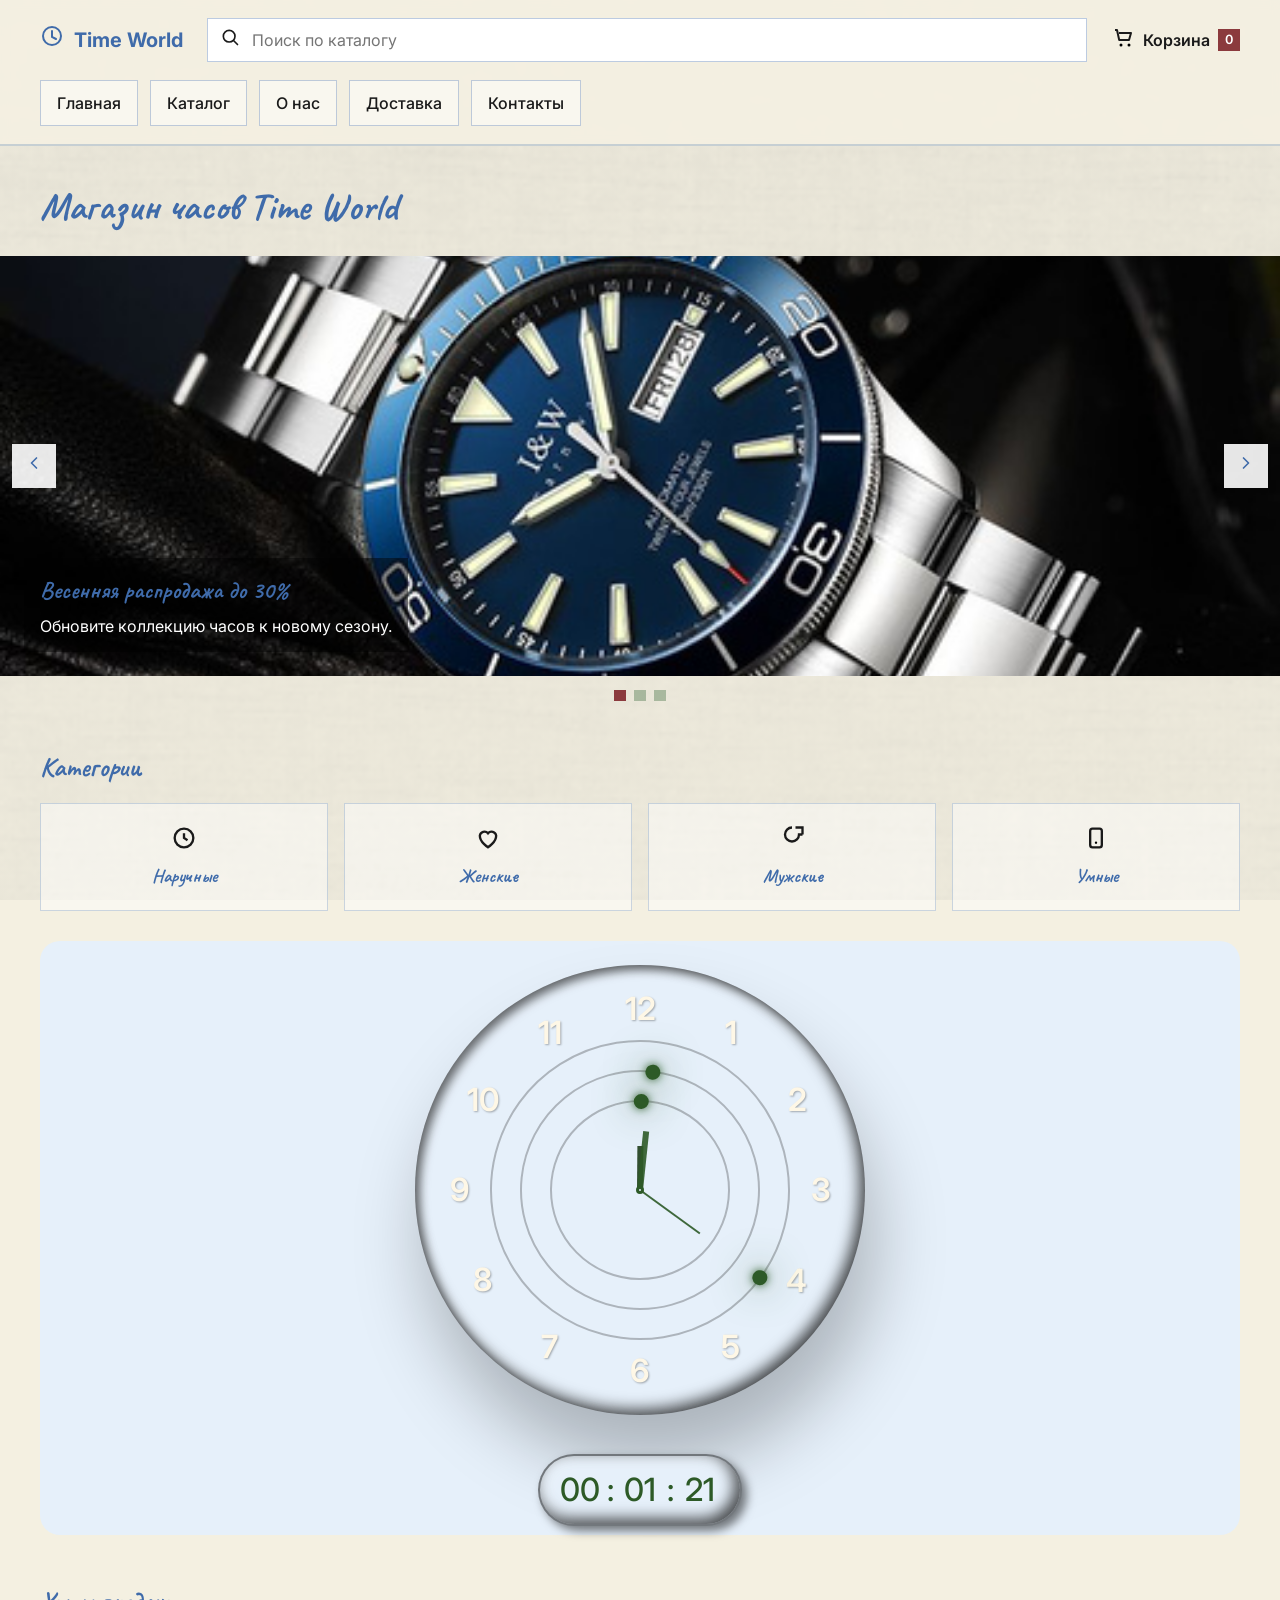
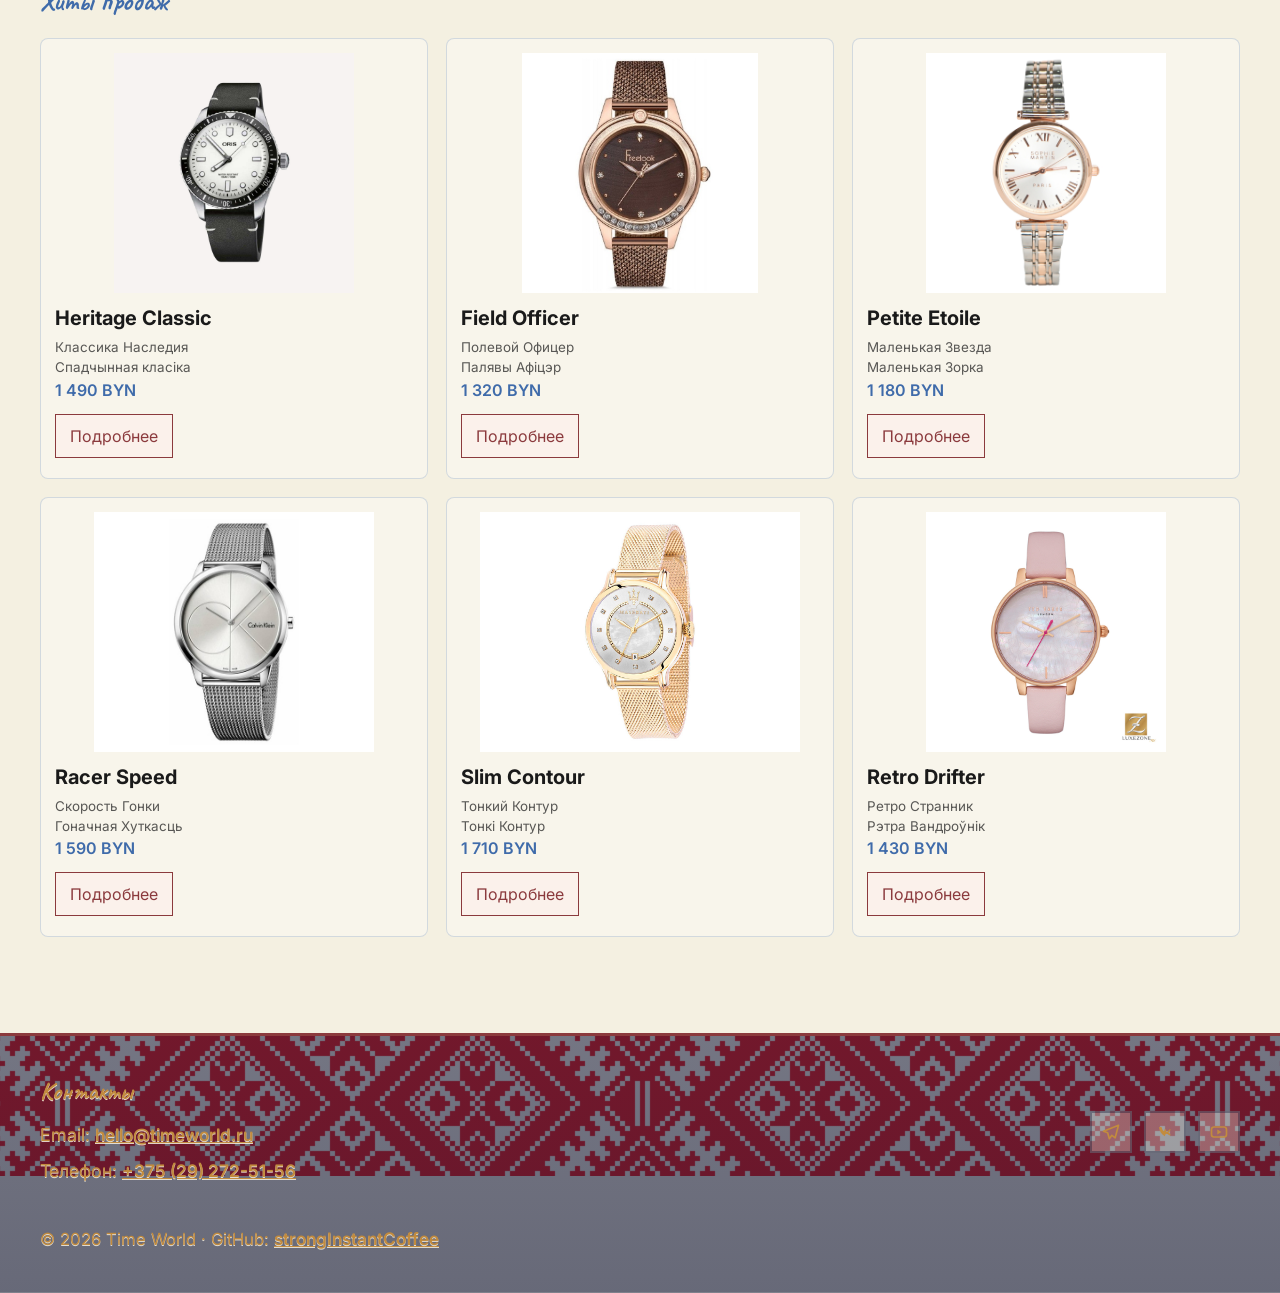
<file: index.html>
<!doctype html>
<html lang="ru">
<head>
  <meta charset="UTF-8">
  <meta name="viewport" content="width=device-width, initial-scale=1.0">
  <title>Time World - Главная</title>
  <link rel="stylesheet" href="styles.css">
  <link rel="stylesheet" href="styleClock.css">
</head>
<body>
  <header class="header">
    <div class="container header__top">
      <a class="logo" href="index.html" aria-label="Time World - Главная">
        <span class="logo__icon" aria-hidden="true">
          <svg viewBox="0 0 24 24" width="24" height="24"><circle cx="12" cy="12" r="9" fill="none" stroke="currentColor" stroke-width="2"></circle><path d="M12 7v6l4 2" fill="none" stroke="currentColor" stroke-width="2" stroke-linecap="round"></path></svg>
        </span>
        <strong class="logo__text">Time World</strong>
      </a>
      <form class="search" action="#" method="get" role="search">
        <label class="visually-hidden" for="search-input">Поиск часов</label>
        <div class="search__field">
          <span class="search__icon" aria-hidden="true">
            <svg viewBox="0 0 24 24" width="20" height="20"><circle cx="11" cy="11" r="7" fill="none" stroke="currentColor" stroke-width="2"></circle><path d="M16.5 16.5L21 21" fill="none" stroke="currentColor" stroke-width="2" stroke-linecap="round"></path></svg>
          </span>
          <input id="search-input" type="search" name="q" placeholder="Поиск по каталогу">
        </div>
      </form>
      <a class="cart-link" href="cart.html" aria-label="Перейти в корзину">
        <span class="cart-link__icon" aria-hidden="true">
          <svg viewBox="0 0 24 24" width="24" height="24"><path d="M4 5h2l2.2 10h9.8l2-7H8" fill="none" stroke="currentColor" stroke-width="2" stroke-linejoin="round"></path><circle cx="10" cy="20" r="1.5"></circle><circle cx="18" cy="20" r="1.5"></circle></svg>
        </span>
        <span>Корзина</span>
        <span class="cart-link__count" id="cart-count">0</span>
      </a>
    </div>
    <nav class="nav container" aria-label="Главное меню">
      <ul class="nav__list">
        <li><a href="index.html">Главная</a></li>
        <li><a href="catalog.html">Каталог</a></li>
        <li><a href="about.html">О нас</a></li>
        <li><a href="delivery.html">Доставка</a></li>
        <li><a href="contacts.html">Контакты</a></li>
      </ul>
    </nav>
  </header>

  <main>
    <section class="hero-slider container" aria-label="Акции">
      <h1>Магазин часов Time World</h1>
      <div class="slider" id="promo-slider">
        <button class="slider__arrow slider__arrow--prev" type="button" aria-label="Предыдущий слайд"><svg viewBox="0 0 24 24" width="20" height="20"><path d="M15 18l-6-6 6-6" fill="none" stroke="currentColor" stroke-width="2" stroke-linecap="round" stroke-linejoin="round"></path></svg></button>
        <div class="slider__track">
          <article class="slide is-active"><img src="mainWatch/mainWatch1.jpg" alt="Скидка на премиальные часы"><div class="slide__content"><h2>Весенняя распродажа до 30%</h2><p>Обновите коллекцию часов к новому сезону.</p></div></article>
          <article class="slide"><img src="mainWatch/mainWatch2.jpg" alt="Коллекция мужских часов"><div class="slide__content"><h2>Новая мужская коллекция</h2><p>Модели с сапфировым стеклом и стальным корпусом.</p></div></article>
          <article class="slide"><img src="mainWatch/mainWatch3.jpg" alt="Умные часы для активной жизни"><div class="slide__content"><h2>Умные часы для спорта</h2><p>Следите за активностью и пульсом каждый день.</p></div></article>
        </div>
        <button class="slider__arrow slider__arrow--next" type="button" aria-label="Следующий слайд"><svg viewBox="0 0 24 24" width="20" height="20"><path d="M9 18l6-6-6-6" fill="none" stroke="currentColor" stroke-width="2" stroke-linecap="round" stroke-linejoin="round"></path></svg></button>
      </div>
      <div class="slider__dots" aria-label="Навигация по слайдам">
        <button class="slider__dot is-active" type="button" aria-label="Слайд 1"></button>
        <button class="slider__dot" type="button" aria-label="Слайд 2"></button>
        <button class="slider__dot" type="button" aria-label="Слайд 3"></button>
      </div>
    </section>

    <section class="categories container" aria-labelledby="categories-title">
      <h2 id="categories-title">Категории</h2>
      <div class="categories__grid">
        <article class="category-card"><svg viewBox="0 0 24 24" width="28" height="28" aria-hidden="true"><circle cx="12" cy="12" r="8" fill="none" stroke="currentColor" stroke-width="2"></circle><path d="M12 8v4l3 2" fill="none" stroke="currentColor" stroke-width="2"></path></svg><h3>Наручные</h3></article>
        <article class="category-card"><svg viewBox="0 0 24 24" width="28" height="28" aria-hidden="true"><path d="M12 20s-7-4.5-7-10a4 4 0 0 1 7-2 4 4 0 0 1 7 2c0 5.5-7 10-7 10z" fill="none" stroke="currentColor" stroke-width="2"></path></svg><h3>Женские</h3></article>
        <article class="category-card"><svg viewBox="0 0 24 24" width="28" height="28" aria-hidden="true"><path d="M12 3a6 6 0 1 0 6 6h3" fill="none" stroke="currentColor" stroke-width="2"></path><path d="M15 3h6v6" fill="none" stroke="currentColor" stroke-width="2"></path></svg><h3>Мужские</h3></article>
        <article class="category-card"><svg viewBox="0 0 24 24" width="28" height="28" aria-hidden="true"><rect x="7" y="4" width="10" height="16" rx="2" fill="none" stroke="currentColor" stroke-width="2"></rect><circle cx="12" cy="16" r="1"></circle></svg><h3>Умные</h3></article>
      </div>
    </section>

    <section class="clock-showcase container" aria-label="Аналоговые и цифровые часы">
      <div class="clock-module__panel">
        <div class="clock-clockface">
          <div class="circle" id="sc" style="--clr:#2d5a27;"><i></i></div>
          <div class="circle circle2" id="mn" style="--clr:#2d5a27;"><i></i></div>
          <div class="circle circle3" id="hr" style="--clr:#2d5a27;"><i></i></div>
          <span style="--i:1;"><b>1</b></span>
          <span style="--i:2;"><b>2</b></span>
          <span style="--i:3;"><b>3</b></span>
          <span style="--i:4;"><b>4</b></span>
          <span style="--i:5;"><b>5</b></span>
          <span style="--i:6;"><b>6</b></span>
          <span style="--i:7;"><b>7</b></span>
          <span style="--i:8;"><b>8</b></span>
          <span style="--i:9;"><b>9</b></span>
          <span style="--i:10;"><b>10</b></span>
          <span style="--i:11;"><b>11</b></span>
          <span style="--i:12;"><b>12</b></span>
        </div>
        <div id="time">
          <div id="hours" style="--clr:#2d5a27;">00</div>
          <div id="minutes" style="--clr:#2d5a27;">00</div>
          <div id="seconds" style="--clr:#2d5a27;">00</div>
        </div>
      </div>
    </section>

    <section class="products container" aria-labelledby="hits-title">
      <h2 id="hits-title">Хиты продаж</h2>
      <div class="products__grid" id="home-products"></div>
    </section>
  </main>

  <footer class="footer">
    <div class="container footer__content">
      <section class="footer__contacts"><h2>Контакты</h2><p>Email: <a href="mailto:hello@timeworld.ru">hello@timeworld.ru</a></p><p>Телефон: <a href="tel:+375292725156">+375 (29) 272-51-56</a></p></section>
      <section class="footer__socials" aria-label="Социальные сети">
        <a href="#" aria-label="Telegram"><svg viewBox="0 0 24 24" width="20" height="20"><path d="M21 4L3 11l5 2 2 7 3-4 4 3 4-15z" fill="none" stroke="currentColor" stroke-width="2" stroke-linejoin="round"></path></svg></a>
        <a href="#" aria-label="VK"><svg viewBox="0 0 24 24" width="20" height="20"><path d="M5 7c.5 5 3 8 7 10 0-2 .5-3 2-3 1 0 2 1 3 2h2c-1-2-2-3-3-3 1-1 2-2 3-4h-2c-1 2-2 3-3 3-.5 0-.7-1-.7-3h-2c0 1 0 2-.5 2-.7 0-2-1-3-5H5z" fill="currentColor"></path></svg></a>
        <a href="#" aria-label="YouTube"><svg viewBox="0 0 24 24" width="20" height="20"><rect x="3" y="6" width="18" height="12" rx="3" fill="none" stroke="currentColor" stroke-width="2"></rect><path d="M10 9l5 3-5 3z" fill="currentColor"></path></svg></a>
      </section>
      <p class="footer__meta">© 2026 Time World · GitHub: <a href="https://github.com/strongInstantCoffee">strongInstantCoffee</a></p>
    </div>
  </footer>
  <script src="script.js"></script>
  <script src="skriptClock.js"></script>
</body>
</html>
</file>
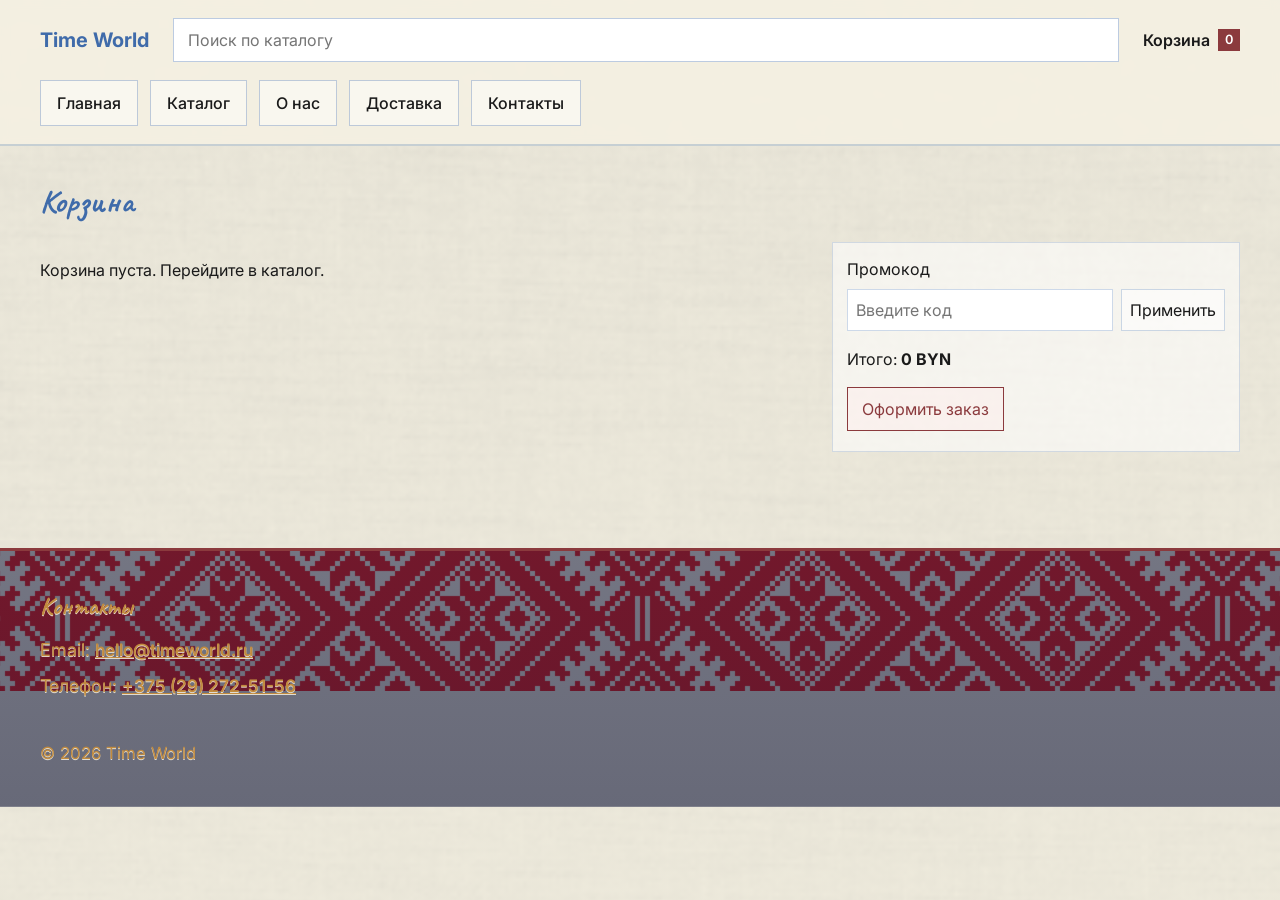
<file: cart.html>
<!doctype html>
<html lang="ru">
<head>
  <meta charset="UTF-8">
  <meta name="viewport" content="width=device-width, initial-scale=1.0">
  <title>Time World - Корзина</title>
  <link rel="stylesheet" href="styles.css">
</head>
<body>
  <header class="header">
    <div class="container header__top">
      <a class="logo" href="index.html"><strong class="logo__text">Time World</strong></a>
      <form class="search" action="#" method="get" role="search"><label class="visually-hidden" for="cart-search">Поиск</label><div class="search__field"><input id="cart-search" type="search" placeholder="Поиск по каталогу"></div></form>
      <a class="cart-link" href="cart.html">Корзина <span class="cart-link__count" id="cart-count">0</span></a>
    </div>
    <nav class="nav container" aria-label="Главное меню">
      <ul class="nav__list">
        <li><a href="index.html">Главная</a></li><li><a href="catalog.html">Каталог</a></li><li><a href="about.html">О нас</a></li><li><a href="delivery.html">Доставка</a></li><li><a href="contacts.html">Контакты</a></li>
      </ul>
    </nav>
  </header>

  <main class="container">
    <h1>Корзина</h1>
    <section class="cart-layout">
      <div id="cart-items" class="cart-items"></div>
      <aside class="cart-summary">
        <label for="promo-code">Промокод</label>
        <div class="promo-row">
          <input id="promo-code" type="text" placeholder="Введите код">
          <button type="button" id="apply-promo">Применить</button>
        </div>
        <p class="cart-summary__total">Итого: <strong id="cart-total">0 BYN</strong></p>
        <a class="btn-primary" href="checkout.html">Оформить заказ</a>
      </aside>
    </section>
  </main>

  <footer class="footer">
    <div class="container footer__content">
      <section class="footer__contacts"><h2>Контакты</h2><p>Email: <a href="mailto:hello@timeworld.ru">hello@timeworld.ru</a></p><p>Телефон: <a href="tel:+375292725156">+375 (29) 272-51-56</a></p></section>
      <p class="footer__meta">© 2026 Time World</p>
    </div>
  </footer>
  <script src="script.js"></script>
</body>
</html>
</file>
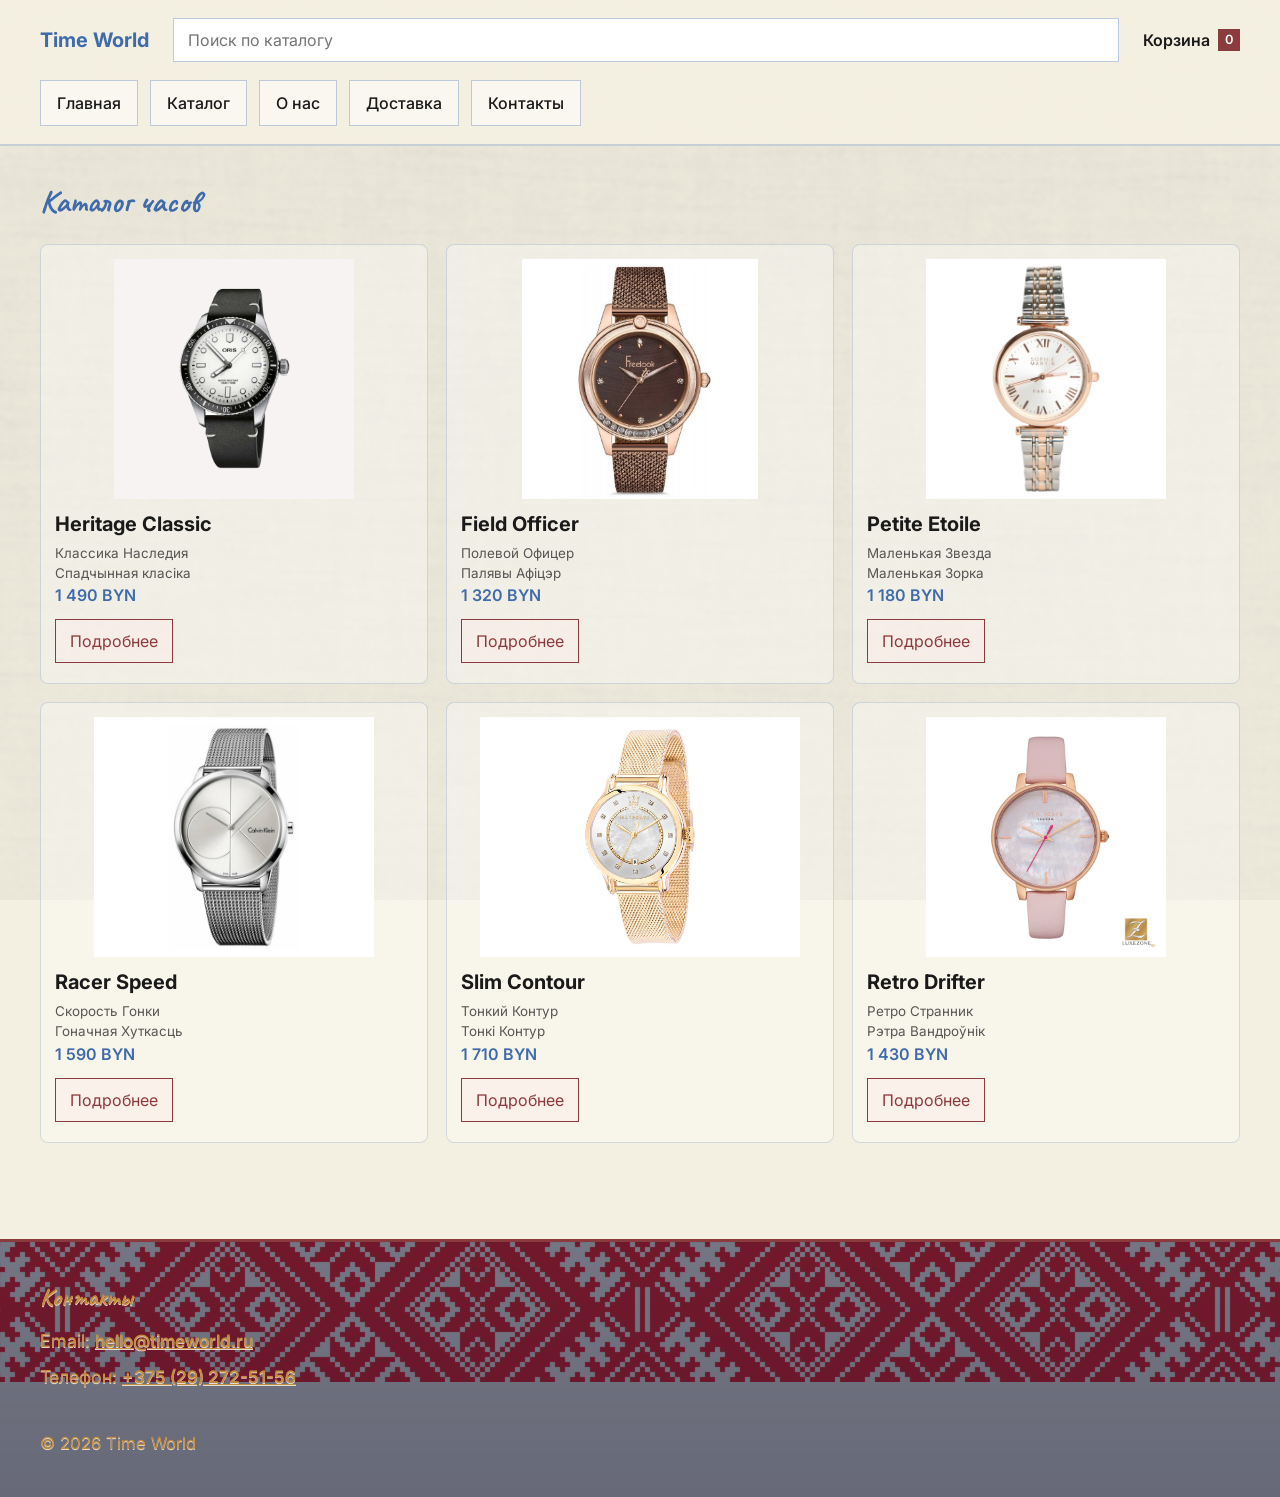
<file: catalog.html>
<!doctype html>
<html lang="ru">
<head>
  <meta charset="UTF-8">
  <meta name="viewport" content="width=device-width, initial-scale=1.0">
  <title>Time World - Каталог</title>
  <link rel="stylesheet" href="styles.css">
</head>
<body>
  <header class="header">
    <div class="container header__top">
      <a class="logo" href="index.html"><strong class="logo__text">Time World</strong></a>
      <form class="search" action="#" method="get" role="search"><label class="visually-hidden" for="catalog-search">Поиск</label><div class="search__field"><input id="catalog-search" type="search" placeholder="Поиск по каталогу"></div></form>
      <a class="cart-link" href="cart.html">Корзина <span class="cart-link__count" id="cart-count">0</span></a>
    </div>
    <nav class="nav container" aria-label="Главное меню">
      <ul class="nav__list">
        <li><a href="index.html">Главная</a></li>
        <li><a href="catalog.html">Каталог</a></li>
        <li><a href="about.html">О нас</a></li>
        <li><a href="delivery.html">Доставка</a></li>
        <li><a href="contacts.html">Контакты</a></li>
      </ul>
    </nav>
  </header>

  <main class="container">
    <h1>Каталог часов</h1>
    <section class="catalog-layout">
      <div id="catalog-container" class="products__grid" aria-live="polite"></div>
      <div id="product-detail" class="product-detail" style="display: none;">
        <button type="button" class="btn-back" id="back-to-catalog" aria-label="Назад к каталогу">
          <svg viewBox="0 0 24 24" width="16" height="16" aria-hidden="true"><path d="M15 18l-6-6 6-6" fill="none" stroke="currentColor" stroke-width="2" stroke-linecap="round" stroke-linejoin="round"></path></svg>
          Назад
        </button>
        <div id="product-detail-content"></div>
      </div>
    </section>
  </main>

  <footer class="footer">
    <div class="container footer__content">
      <section class="footer__contacts"><h2>Контакты</h2><p>Email: <a href="mailto:hello@timeworld.ru">hello@timeworld.ru</a></p><p>Телефон: <a href="tel:+375292725156">+375 (29) 272-51-56</a></p></section>
      <p class="footer__meta">© 2026 Time World</p>
    </div>
  </footer>
  <script src="script.js"></script>
</body>
</html>
</file>
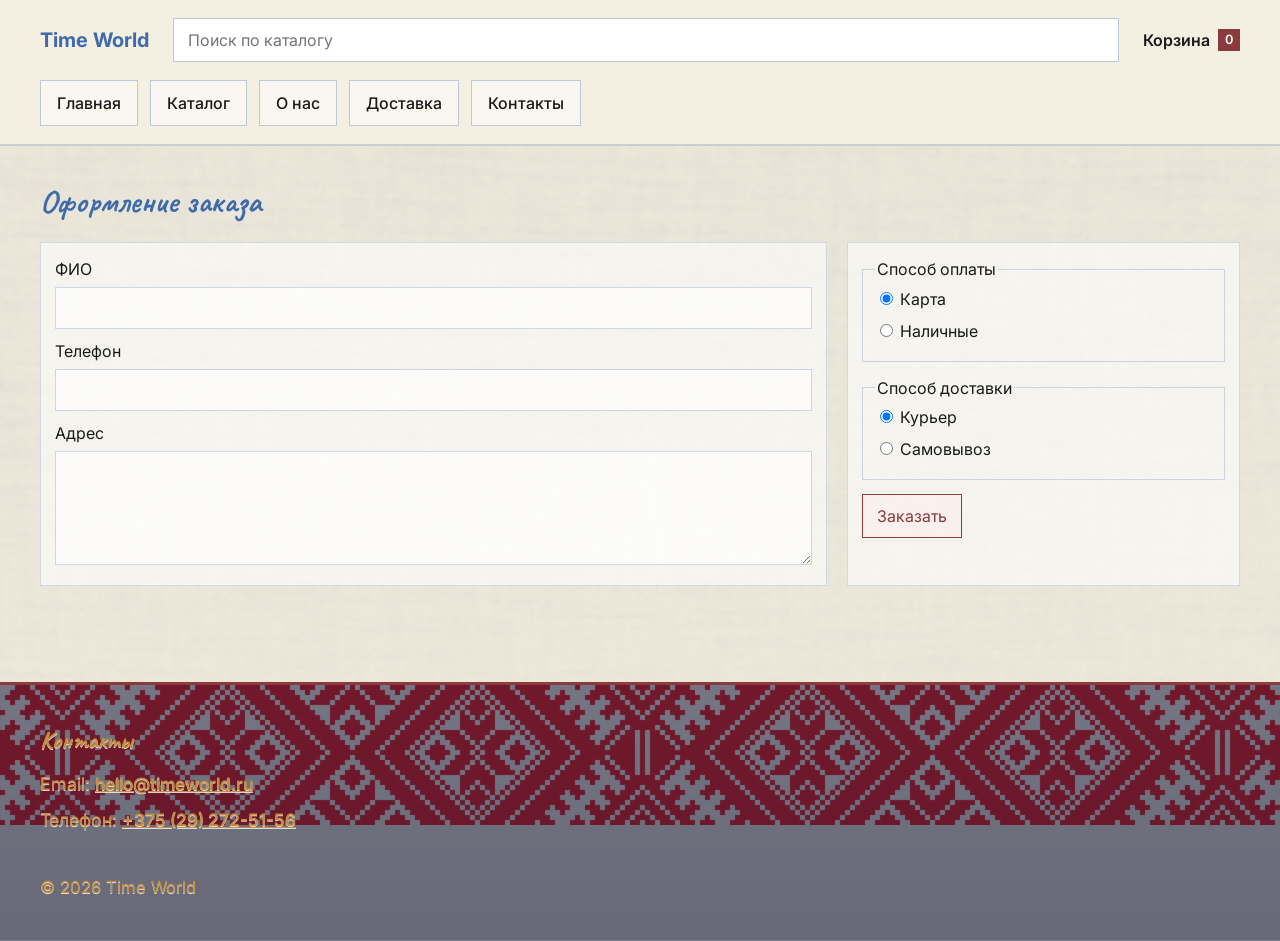
<file: checkout.html>
<!doctype html>
<html lang="ru">
<head>
  <meta charset="UTF-8">
  <meta name="viewport" content="width=device-width, initial-scale=1.0">
  <title>Time World - Оформление заказа</title>
  <link rel="stylesheet" href="styles.css">
</head>
<body>
  <header class="header">
    <div class="container header__top">
      <a class="logo" href="index.html"><strong class="logo__text">Time World</strong></a>
      <form class="search" action="#" method="get" role="search"><label class="visually-hidden" for="checkout-search">Поиск</label><div class="search__field"><input id="checkout-search" type="search" placeholder="Поиск по каталогу"></div></form>
      <a class="cart-link" href="cart.html">Корзина <span class="cart-link__count" id="cart-count">0</span></a>
    </div>
    <nav class="nav container" aria-label="Главное меню">
      <ul class="nav__list">
        <li><a href="index.html">Главная</a></li><li><a href="catalog.html">Каталог</a></li><li><a href="about.html">О нас</a></li><li><a href="delivery.html">Доставка</a></li><li><a href="contacts.html">Контакты</a></li>
      </ul>
    </nav>
  </header>

  <main class="container">
    <h1>Оформление заказа</h1>
    <form id="checkout-form" class="checkout-layout">
      <div class="checkout-fields">
        <label>ФИО <input type="text" name="fullname" required></label>
        <label>Телефон <input type="tel" name="phone" required></label>
        <label>Адрес <textarea name="address" rows="4" required></textarea></label>
      </div>
      <div class="checkout-options">
        <fieldset>
          <legend>Способ оплаты</legend>
          <label><input type="radio" name="payment" value="card" checked> Карта</label>
          <label><input type="radio" name="payment" value="cash"> Наличные</label>
        </fieldset>
        <fieldset>
          <legend>Способ доставки</legend>
          <label><input type="radio" name="delivery" value="courier" checked> Курьер</label>
          <label><input type="radio" name="delivery" value="pickup"> Самовывоз</label>
        </fieldset>
        <button class="btn-primary" type="submit">Заказать</button>
      </div>
    </form>
  </main>

  <footer class="footer">
    <div class="container footer__content">
      <section class="footer__contacts"><h2>Контакты</h2><p>Email: <a href="mailto:hello@timeworld.ru">hello@timeworld.ru</a></p><p>Телефон: <a href="tel:+375292725156">+375 (29) 272-51-56</a></p></section>
      <p class="footer__meta">© 2026 Time World</p>
    </div>
  </footer>
  <script src="script.js"></script>
</body>
</html>
</file>
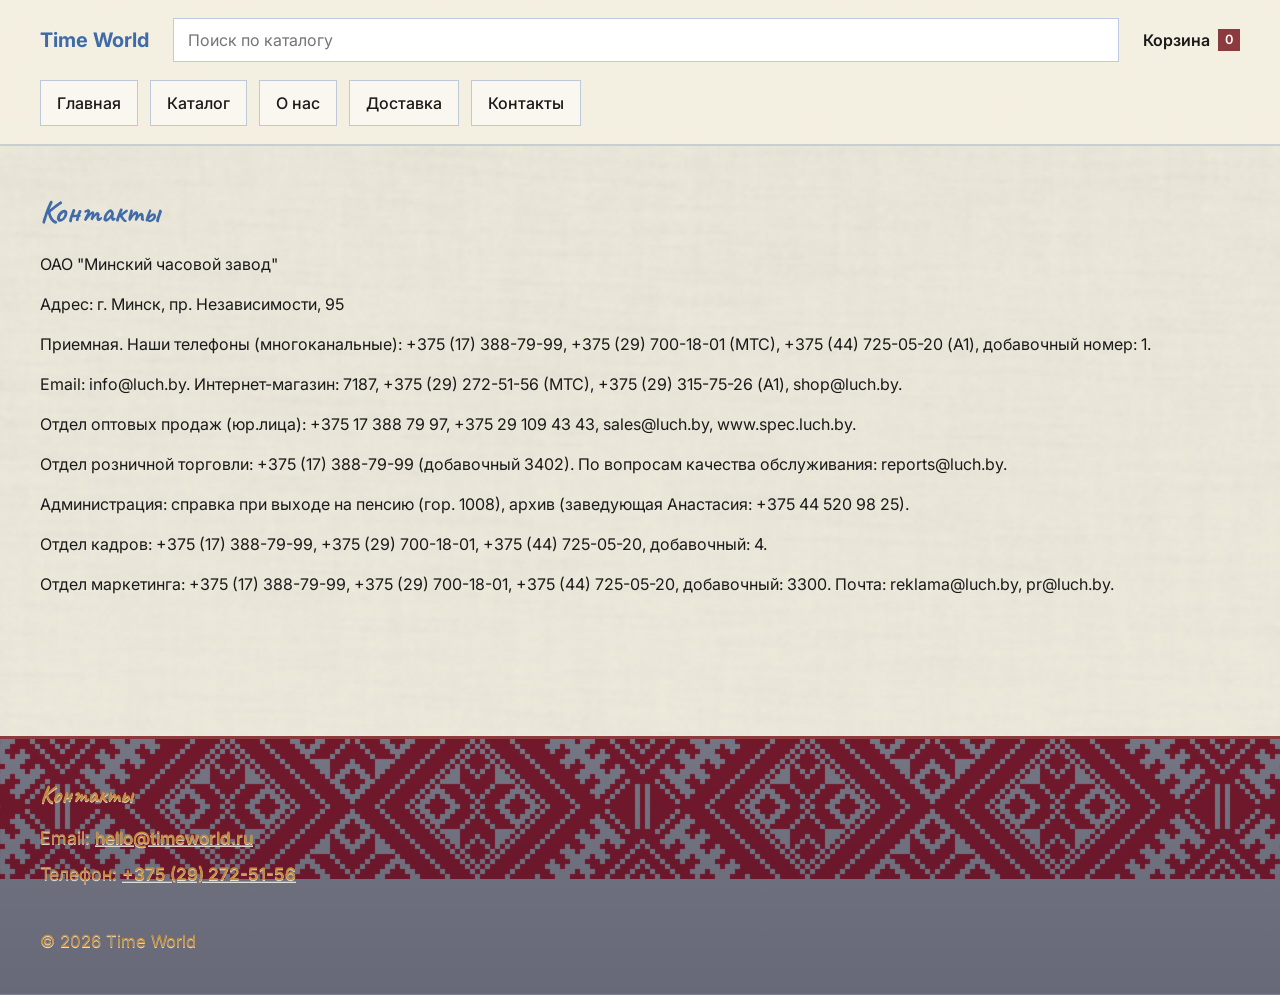
<file: contacts.html>
<!doctype html>
<html lang="ru">
<head>
  <meta charset="UTF-8">
  <meta name="viewport" content="width=device-width, initial-scale=1.0">
  <title>Time World - Контакты</title>
  <link rel="stylesheet" href="styles.css">
</head>
<body>
  <header class="header">
    <div class="container header__top">
      <a class="logo" href="index.html"><strong class="logo__text">Time World</strong></a>
      <form class="search" action="#" method="get" role="search"><label class="visually-hidden" for="contacts-search">Поиск</label><div class="search__field"><input id="contacts-search" type="search" placeholder="Поиск по каталогу"></div></form>
      <a class="cart-link" href="cart.html">Корзина <span class="cart-link__count" id="cart-count">0</span></a>
    </div>
    <nav class="nav container" aria-label="Главное меню">
      <ul class="nav__list">
        <li><a href="index.html">Главная</a></li><li><a href="catalog.html">Каталог</a></li><li><a href="about.html">О нас</a></li><li><a href="delivery.html">Доставка</a></li><li><a href="contacts.html">Контакты</a></li>
      </ul>
    </nav>
  </header>
  <main class="container page-content">
    <h1>Контакты</h1>
    <p>ОАО "Минский часовой завод"</p>
    <p>Адрес: г. Минск, пр. Независимости, 95</p>
    <p>Приемная. Наши телефоны (многоканальные): +375 (17) 388-79-99, +375 (29) 700-18-01 (МТС), +375 (44) 725-05-20 (A1), добавочный номер: 1.</p>
    <p>Email: info@luch.by. Интернет-магазин: 7187, +375 (29) 272-51-56 (МТС), +375 (29) 315-75-26 (A1), shop@luch.by.</p>
    <p>Отдел оптовых продаж (юр.лица): +375 17 388 79 97, +375 29 109 43 43, sales@luch.by, www.spec.luch.by.</p>
    <p>Отдел розничной торговли: +375 (17) 388-79-99 (добавочный 3402). По вопросам качества обслуживания: reports@luch.by.</p>
    <p>Администрация: справка при выходе на пенсию (гор. 1008), архив (заведующая Анастасия: +375 44 520 98 25).</p>
    <p>Отдел кадров: +375 (17) 388-79-99, +375 (29) 700-18-01, +375 (44) 725-05-20, добавочный: 4.</p>
    <p>Отдел маркетинга: +375 (17) 388-79-99, +375 (29) 700-18-01, +375 (44) 725-05-20, добавочный: 3300. Почта: reklama@luch.by, pr@luch.by.</p>
  </main>
  <footer class="footer"><div class="container footer__content"><section class="footer__contacts"><h2>Контакты</h2><p>Email: <a href="mailto:hello@timeworld.ru">hello@timeworld.ru</a></p><p>Телефон: <a href="tel:+375292725156">+375 (29) 272-51-56</a></p></section><p class="footer__meta">© 2026 Time World</p></div></footer>
  <script src="script.js"></script>
</body>
</html>
</file>
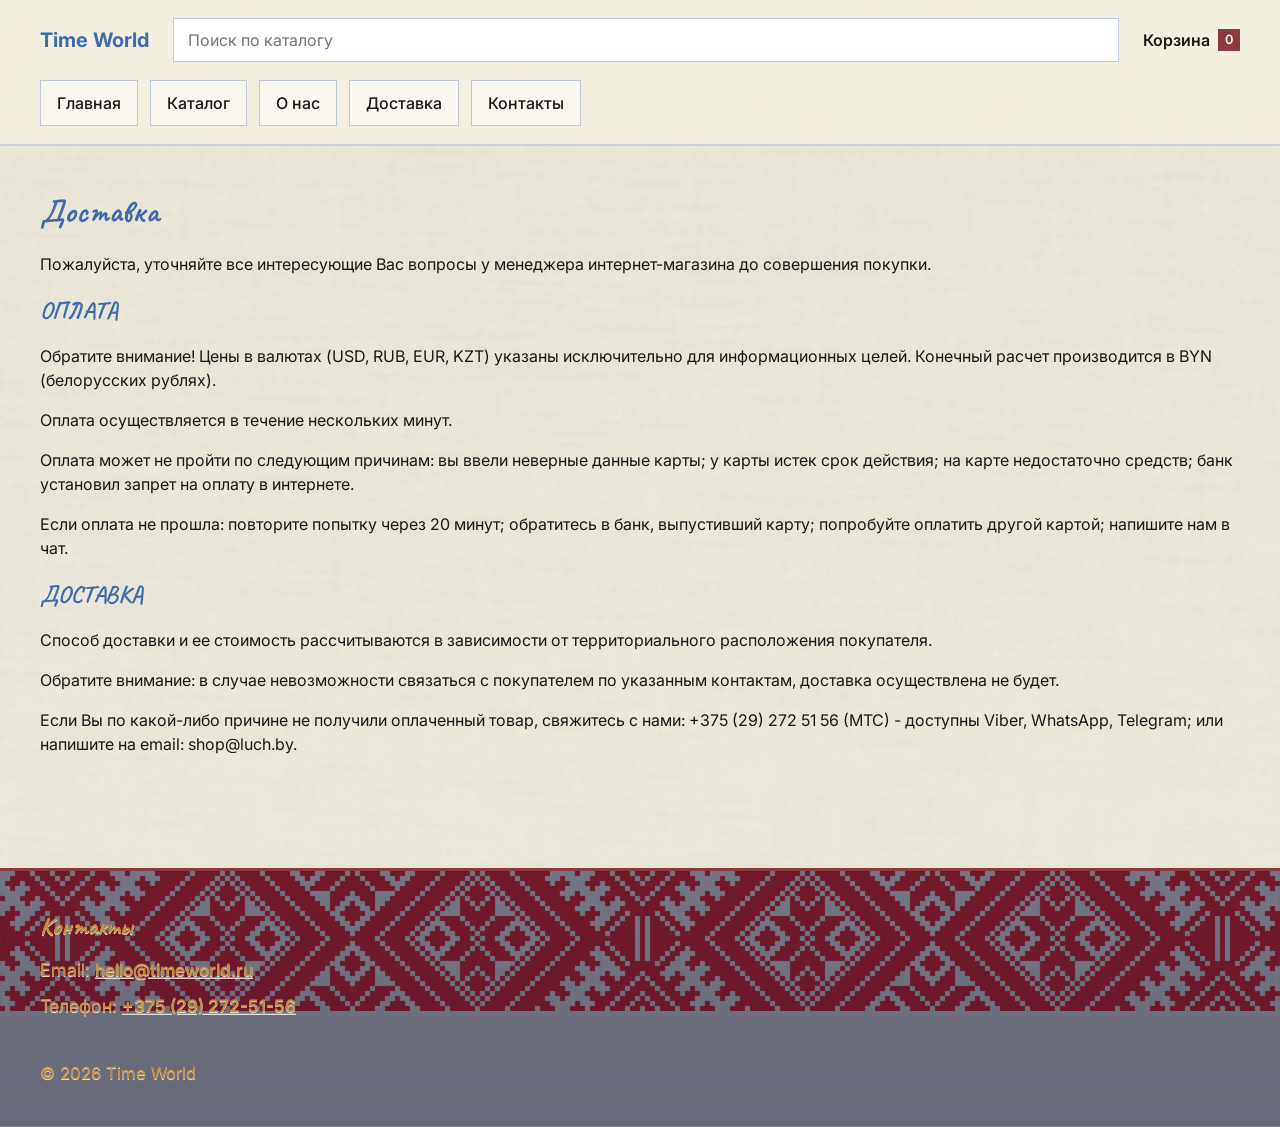
<file: delivery.html>
<!doctype html>
<html lang="ru">
<head>
  <meta charset="UTF-8">
  <meta name="viewport" content="width=device-width, initial-scale=1.0">
  <title>Time World - Доставка</title>
  <link rel="stylesheet" href="styles.css">
</head>
<body>
  <header class="header">
    <div class="container header__top">
      <a class="logo" href="index.html"><strong class="logo__text">Time World</strong></a>
      <form class="search" action="#" method="get" role="search"><label class="visually-hidden" for="delivery-search">Поиск</label><div class="search__field"><input id="delivery-search" type="search" placeholder="Поиск по каталогу"></div></form>
      <a class="cart-link" href="cart.html">Корзина <span class="cart-link__count" id="cart-count">0</span></a>
    </div>
    <nav class="nav container" aria-label="Главное меню">
      <ul class="nav__list">
        <li><a href="index.html">Главная</a></li><li><a href="catalog.html">Каталог</a></li><li><a href="about.html">О нас</a></li><li><a href="delivery.html">Доставка</a></li><li><a href="contacts.html">Контакты</a></li>
      </ul>
    </nav>
  </header>
  <main class="container page-content">
    <h1>Доставка</h1>
    <p>Пожалуйста, уточняйте все интересующие Вас вопросы у менеджера интернет-магазина до совершения покупки.</p>
    <h2>ОПЛАТА</h2>
    <p>Обратите внимание! Цены в валютах (USD, RUB, EUR, KZT) указаны исключительно для информационных целей. Конечный расчет производится в BYN (белорусских рублях).</p>
    <p>Оплата осуществляется в течение нескольких минут.</p>
    <p>Оплата может не пройти по следующим причинам: вы ввели неверные данные карты; у карты истек срок действия; на карте недостаточно средств; банк установил запрет на оплату в интернете.</p>
    <p>Если оплата не прошла: повторите попытку через 20 минут; обратитесь в банк, выпустивший карту; попробуйте оплатить другой картой; напишите нам в чат.</p>
    <h2>ДОСТАВКА</h2>
    <p>Способ доставки и ее стоимость рассчитываются в зависимости от территориального расположения покупателя.</p>
    <p>Обратите внимание: в случае невозможности связаться с покупателем по указанным контактам, доставка осуществлена не будет.</p>
    <p>Если Вы по какой-либо причине не получили оплаченный товар, свяжитесь с нами: +375 (29) 272 51 56 (МТС) - доступны Viber, WhatsApp, Telegram; или напишите на email: shop@luch.by.</p>
  </main>
  <footer class="footer"><div class="container footer__content"><section class="footer__contacts"><h2>Контакты</h2><p>Email: <a href="mailto:hello@timeworld.ru">hello@timeworld.ru</a></p><p>Телефон: <a href="tel:+375292725156">+375 (29) 272-51-56</a></p></section><p class="footer__meta">© 2026 Time World</p></div></footer>
  <script src="script.js"></script>
</body>
</html>
</file>
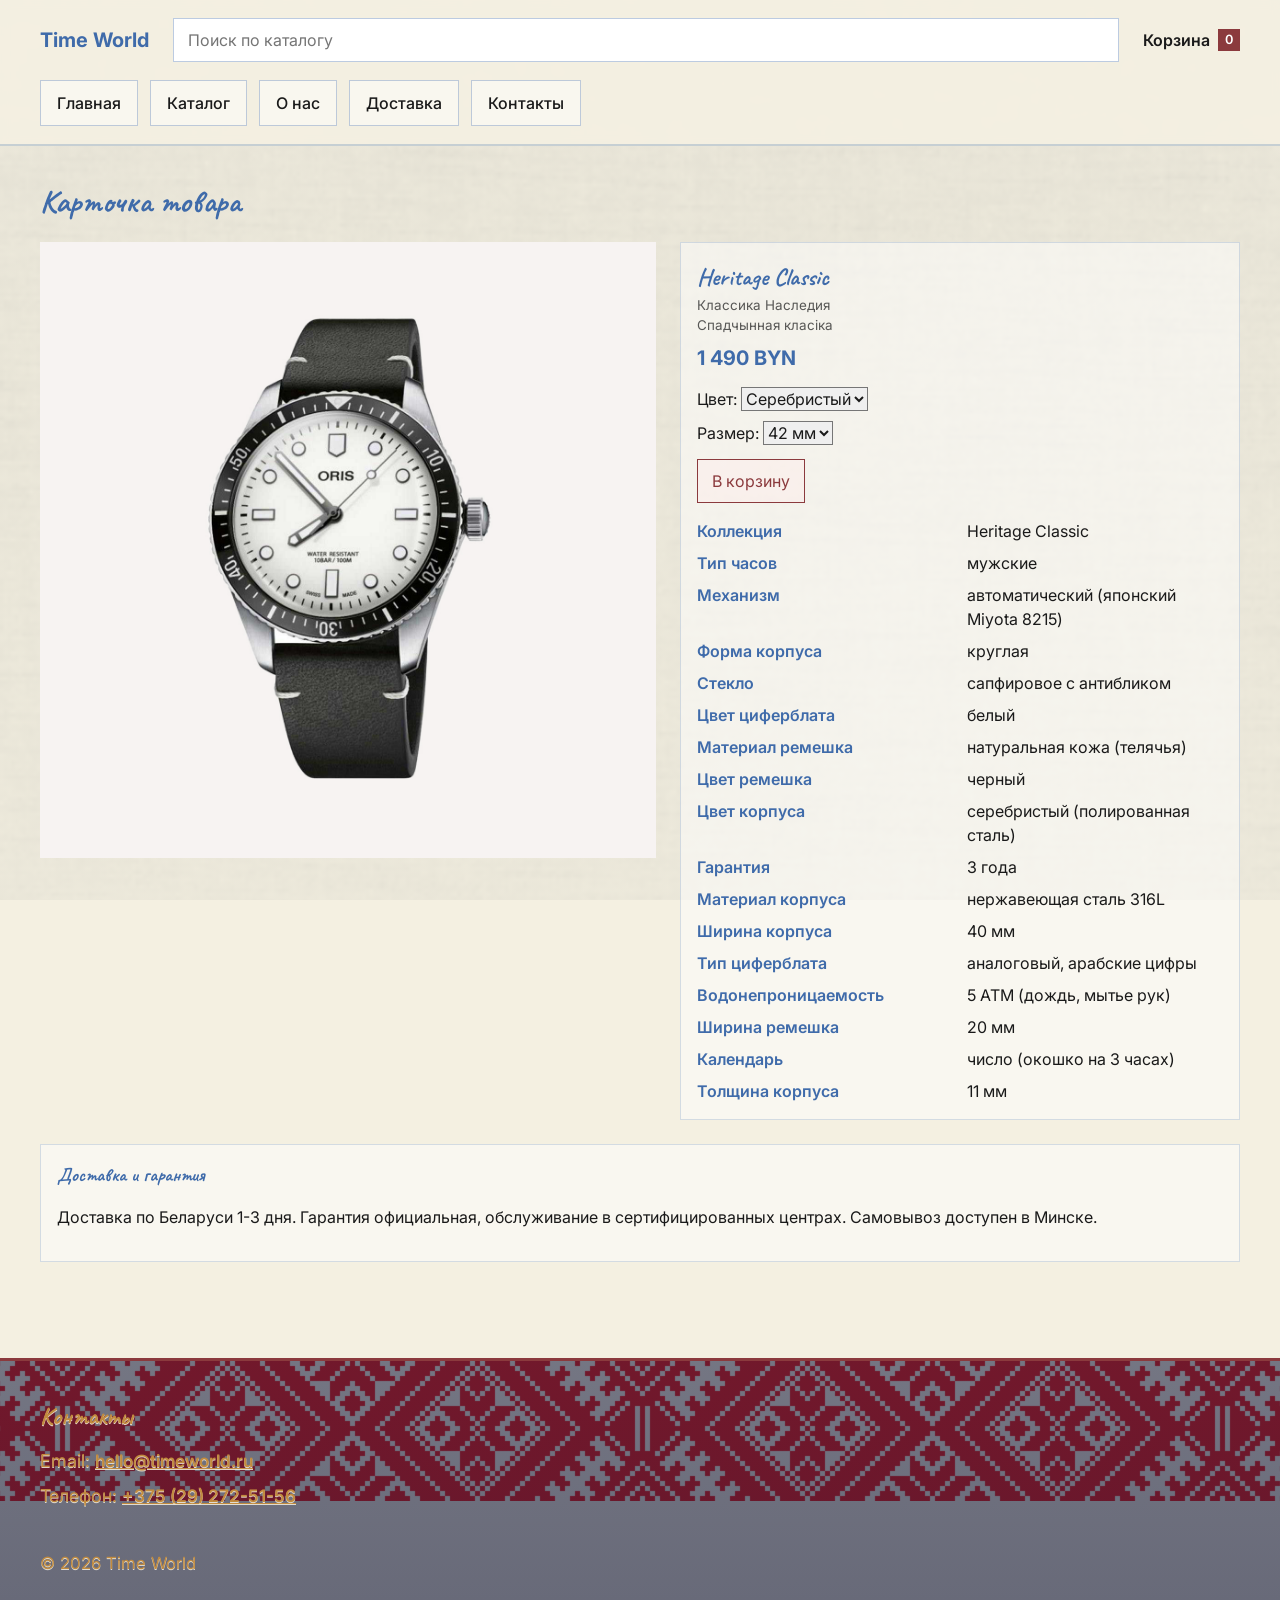
<file: product.html>
<!doctype html>
<html lang="ru">
<head>
  <meta charset="UTF-8">
  <meta name="viewport" content="width=device-width, initial-scale=1.0">
  <title>Time World - Карточка товара</title>
  <link rel="stylesheet" href="styles.css">
</head>
<body>
  <header class="header">
    <div class="container header__top">
      <a class="logo" href="index.html"><strong class="logo__text">Time World</strong></a>
      <form class="search" action="#" method="get" role="search"><label class="visually-hidden" for="product-search">Поиск</label><div class="search__field"><input id="product-search" type="search" placeholder="Поиск по каталогу"></div></form>
      <a class="cart-link" href="cart.html">Корзина <span class="cart-link__count" id="cart-count">0</span></a>
    </div>
    <nav class="nav container" aria-label="Главное меню">
      <ul class="nav__list">
        <li><a href="index.html">Главная</a></li><li><a href="catalog.html">Каталог</a></li><li><a href="about.html">О нас</a></li><li><a href="delivery.html">Доставка</a></li><li><a href="contacts.html">Контакты</a></li>
      </ul>
    </nav>
  </header>

  <main class="container">
    <h1>Карточка товара</h1>
    <section class="product-page" id="single-product-page">
      <div class="product-page__image">
        <img id="single-product-image" src="https://via.placeholder.com/560x420?text=Watch+Image" alt="Фото часов">
      </div>
      <div class="product-page__content">
        <h2 id="single-product-name">Heritage Classic</h2>
        <p class="product-card__sub" id="single-product-name-ru">Классика Наследия</p>
        <p class="product-card__sub" id="single-product-name-by">Спадчынная класіка</p>
        <p class="product-page__price" id="single-product-price">1490 BYN</p>
        <div class="product-page__selectors">
          <label>Цвет:
            <select>
              <option>Серебристый</option>
              <option>Черный</option>
              <option>Синий</option>
            </select>
          </label>
          <label>Размер:
            <select>
              <option>38 мм</option>
              <option selected>42 мм</option>
              <option>44 мм</option>
            </select>
          </label>
        </div>
        <button id="add-single-to-cart" class="btn-primary" type="button">В корзину</button>
        <dl id="single-product-specs" class="specs-list"></dl>
      </div>
    </section>

    <section class="info-block">
      <h3>Доставка и гарантия</h3>
      <p>Доставка по Беларуси 1-3 дня. Гарантия официальная, обслуживание в сертифицированных центрах. Самовывоз доступен в Минске.</p>
    </section>
  </main>

  <footer class="footer">
    <div class="container footer__content">
      <section class="footer__contacts"><h2>Контакты</h2><p>Email: <a href="mailto:hello@timeworld.ru">hello@timeworld.ru</a></p><p>Телефон: <a href="tel:+375292725156">+375 (29) 272-51-56</a></p></section>
      <p class="footer__meta">© 2026 Time World</p>
    </div>
  </footer>
  <script src="script.js"></script>
</body>
</html>
</file>
<file: styles.css>
@import url("https://fonts.googleapis.com/css2?family=Caveat:wght@600;700&family=Inter:wght@400;500;600;700&display=swap");
*,
*::before,
*::after {
  box-sizing: border-box;
}

html,
body {
  margin: 0;
  padding: 0;
}

body {
  font-family: "Inter", Arial, sans-serif;
  color: #1a1a1a;
  background-color: #f4f0e1;
  background-image: linear-gradient(rgba(244, 240, 225, 0.72), rgba(244, 240, 225, 0.8)), url("flax/grey-washed-wall.png");
  background-size: cover;
  background-attachment: fixed;
  line-height: 1.5;
}

img {
  max-width: 100%;
  display: block;
}

.product-card img,
.catalog-card img,
.product-card--detail img,
.cart-item img,
#single-product-image {
  background-color: transparent;
  background-image: none;
}

.product-detail .product-card img {
  background-color: transparent;
  background-image: none;
}

a {
  color: inherit;
  text-decoration: none;
}

button,
input,
select,
textarea {
  font: inherit;
  color: inherit;
  border-radius: 0;
}

.visually-hidden {
  position: absolute;
  width: 1px;
  height: 1px;
  padding: 0;
  margin: -1px;
  overflow: hidden;
  clip: rect(0, 0, 0, 0);
  white-space: nowrap;
  border: 0;
}

.container {
  width: min(100% - 32px, 1200px);
  margin-inline: auto;
}
@media (max-width: 768px) {
  .container {
    width: calc(100% - 24px);
  }
}

h1,
h2,
h3 {
  margin: 0;
  font-family: "Caveat", "Inter", sans-serif;
  color: #3f6baa;
}

.header {
  position: sticky;
  top: 0;
  z-index: 1000;
  background: rgba(244, 240, 225, 0.96);
  backdrop-filter: blur(4px);
  border-bottom: 2px solid rgba(63, 107, 170, 0.25);
}
.header__top {
  display: grid;
  grid-template-columns: auto minmax(280px, 1fr) auto;
  align-items: center;
  gap: 24px;
  padding: 18px 0;
}

.logo {
  display: inline-flex;
  align-items: center;
  gap: 10px;
  font-size: 1.25rem;
  font-weight: 700;
  color: #3f6baa;
}

.search__field {
  display: flex;
  align-items: center;
  gap: 10px;
  border: 1px solid rgba(63, 107, 170, 0.35);
  background: #ffffff;
  padding: 8px 12px;
}
.search input {
  width: 100%;
  border: 0;
  outline: none;
  background: transparent;
}

.cart-link {
  display: inline-flex;
  align-items: center;
  gap: 8px;
  font-weight: 600;
  color: #1a1a1a;
}
.cart-link__count {
  min-width: 22px;
  height: 22px;
  padding-inline: 6px;
  display: inline-grid;
  place-items: center;
  background: #8b3a3d;
  color: #ffffff;
  font-size: 0.8rem;
}

.nav {
  padding-bottom: 18px;
}
.nav__list {
  margin: 0;
  padding: 0;
  list-style: none;
  display: flex;
  gap: 12px;
  flex-wrap: wrap;
}
.nav a {
  display: inline-block;
  border: 1px solid rgba(63, 107, 170, 0.32);
  background: rgba(255, 255, 255, 0.45);
  padding: 10px 16px;
  font-weight: 500;
}
.nav a:hover {
  color: #8b3a3d;
  border-color: rgba(139, 58, 61, 0.5);
}

main {
  padding: 32px 0 56px;
}

.hero-slider h1 {
  margin-bottom: 20px;
  font-size: clamp(1.7rem, 3.4vw, 2.4rem);
}

.slider {
  position: relative;
  overflow: hidden;
  width: 100vw;
  margin-left: calc(50% - 50vw);
  margin-right: calc(50% - 50vw);
}
.slider__track {
  position: relative;
  min-height: 420px;
}
.slider__arrow {
  position: absolute;
  top: 50%;
  transform: translateY(-50%);
  width: 44px;
  height: 44px;
  border: 0;
  background: rgba(255, 255, 255, 0.9);
  color: #3f6baa;
  cursor: pointer;
  z-index: 2;
}
.slider__arrow--prev {
  left: 12px;
}
.slider__arrow--next {
  right: 12px;
}
.slider__arrow:hover {
  background: #8b3a3d;
  color: #ffffff;
}
.slider__dots {
  margin-top: 14px;
  display: flex;
  justify-content: center;
  gap: 8px;
}
.slider__dot {
  width: 11px;
  height: 11px;
  border: 0;
  background: rgba(44, 94, 46, 0.35);
  cursor: pointer;
}
.slider__dot.is-active {
  background: #8b3a3d;
}

.slide {
  position: absolute;
  inset: 0;
  opacity: 0;
  pointer-events: none;
  transition: opacity 0.35s ease;
  background: #c7ddee;
}
.slide.is-active {
  opacity: 1;
  pointer-events: auto;
}
.slide img {
  width: 100%;
  height: 420px;
  -o-object-fit: cover;
     object-fit: cover;
}
.slide__content {
  position: absolute;
  left: 24px;
  bottom: 24px;
  max-width: 480px;
  background: rgba(0, 0, 0, 0.45);
  color: #ffffff;
  padding: 14px 16px;
}
.slide__content h2 {
  margin-bottom: 6px;
  font-size: 1.5rem;
}
.slide__content p {
  margin: 0;
}

.categories,
.products {
  margin-top: 46px;
}
.categories h2,
.products h2 {
  margin-bottom: 16px;
  font-size: 1.7rem;
}

.categories__grid {
  display: grid;
  grid-template-columns: repeat(4, 1fr);
  gap: 16px;
}

.category-card {
  padding: 20px;
  border: 1px solid rgba(63, 107, 170, 0.25);
  background: rgba(255, 255, 255, 0.45);
  display: flex;
  flex-direction: column;
  align-items: center;
  gap: 10px;
  text-align: center;
}

.products__grid {
  display: grid;
  grid-template-columns: repeat(3, 1fr);
  gap: 18px;
}

.product-card {
  padding: 14px;
  background: rgba(255, 255, 255, 0.34);
  border: 1px solid rgba(63, 107, 170, 0.2);
  border-radius: 8px;
  transition: transform 0.2s ease;
}
.product-card:hover {
  transform: translateY(-2px);
}
.product-card img {
  width: 100%;
  height: 240px;
  -o-object-fit: contain;
     object-fit: contain;
  background: transparent;
  border: 0;
  box-shadow: none;
  transition: box-shadow 0.2s ease;
}
.product-card:hover img {
  box-shadow: 0 10px 20px rgba(0, 0, 0, 0.1);
}
.product-card h3 {
  margin-top: 10px;
  margin-bottom: 4px;
  font-size: 1.25rem;
  font-family: "Inter", Arial, sans-serif;
  font-weight: 700;
  color: #1a1a1a;
}
.product-card__sub {
  margin: 0;
  font-size: 0.84rem;
  color: rgba(26, 26, 26, 0.72);
}
.product-card__price {
  margin-top: 0;
  margin-bottom: 12px;
  color: #3f6baa;
  font-weight: 600;
}

.btn-details,
.btn-primary {
  position: relative;
  display: inline-block;
  border: 1px solid #8b3a3d;
  color: #8b3a3d;
  background: rgba(255, 235, 235, 0.4);
  padding: 9px 14px;
  overflow: hidden;
  transition: color 0.25s ease;
}
.btn-details::before,
.btn-primary::before {
  content: "";
  position: absolute;
  inset: 0;
  background: #cf4c50;
  transform: scaleX(0);
  transform-origin: left;
  transition: transform 0.3s ease;
  z-index: -1;
}
.btn-details:hover,
.btn-primary:hover {
  color: #5f1417;
}
.btn-details:hover::before,
.btn-primary:hover::before {
  transform: scaleX(1);
}

.footer {
  position: relative;
  color: #C28B3E;
  padding: 36px 0 40px;
  margin-top: 40px;
  border-top: 3px solid #8b3a3d;
  background-color: #e8e6df;
  background-image: linear-gradient(180deg, rgba(10, 15, 46, 0.52) 0%, rgba(10, 15, 46, 0.58) 100%), url("arnament/arnamient.png");
  background-repeat: repeat, repeat-x;
  background-size: auto, auto 140px;
  background-position: center, center top;
}
.footer a {
  color: #C28B3E;
  text-decoration: underline;
  font-weight: 600;
  font-size: 1.08rem;
  text-shadow: 0 1px 0 rgba(244, 240, 225, 0.85);
}
.footer__content {
  position: relative;
  z-index: 1;
  display: grid;
  grid-template-columns: 1fr auto;
  gap: 22px;
  align-items: center;
}
.footer__contacts h2 {
  margin-bottom: 12px;
  font-size: 1.55rem;
  color: #C28B3E;
  text-shadow: 0 1px 0 rgba(244, 240, 225, 0.9);
}
.footer__contacts p {
  margin: 8px 0;
  font-size: 1.12rem;
  line-height: 1.55;
  color: #C28B3E;
  text-shadow: 0 1px 0 rgba(244, 240, 225, 0.85);
}
.footer__socials {
  display: flex;
  gap: 12px;
}
.footer__socials a {
  width: 42px;
  height: 42px;
  border: 2px solid rgba(10, 15, 46, 0.35);
  background: rgba(244, 240, 225, 0.35);
  display: inline-grid;
  place-items: center;
  text-decoration: none;
  color: #C28B3E;
}
.footer__meta {
  grid-column: 1/-1;
  margin: 10px 0 0;
  font-size: 1.05rem;
  line-height: 1.6;
  color: #C28B3E;
  text-shadow: 0 1px 0 rgba(244, 240, 225, 0.85);
}

.catalog-layout {
  margin-top: 18px;
}

.product-detail {
  margin-top: 18px;
  padding: 16px;
  border: 1px solid rgba(63, 107, 170, 0.22);
  background: rgba(255, 255, 255, 0.58);
}

.btn-back {
  display: inline-flex;
  align-items: center;
  gap: 8px;
  border: 1px solid rgba(63, 107, 170, 0.35);
  background: transparent;
  padding: 8px 12px;
  cursor: pointer;
  margin-bottom: 14px;
}

.catalog-card--selected {
  margin-bottom: 12px;
}

.specs-list {
  margin-top: 16px;
  margin-bottom: 0;
  display: grid;
  grid-template-columns: 1fr 1fr;
  gap: 8px 14px;
}
.specs-list dt {
  font-weight: 600;
  color: #3f6baa;
}
.specs-list dd {
  margin: 0;
}

.product-page {
  display: grid;
  grid-template-columns: 1.1fr 1fr;
  gap: 24px;
  align-items: start;
  margin-top: 16px;
}
.product-page__image {
  background-color: transparent;
  background-image: none;
}
.product-page__image img {
  background-color: transparent;
  background-image: none;
}
.product-page__content {
  padding: 16px;
  border: 1px solid rgba(63, 107, 170, 0.2);
  background: rgba(255, 255, 255, 0.52);
}
.product-page__price {
  margin: 8px 0 14px;
  color: #3f6baa;
  font-size: 1.25rem;
  font-weight: 700;
}
.product-page__selectors {
  display: grid;
  gap: 10px;
  margin-bottom: 14px;
}

.info-block {
  margin-top: 24px;
  background: rgba(255, 255, 255, 0.5);
  border: 1px solid rgba(63, 107, 170, 0.2);
  padding: 16px;
}

.cart-layout,
.checkout-layout {
  margin-top: 16px;
  display: grid;
  grid-template-columns: 2fr 1fr;
  gap: 20px;
}

.cart-items {
  display: grid;
  gap: 12px;
}

.cart-item {
  display: grid;
  grid-template-columns: 160px 1fr;
  gap: 14px;
  border: 1px solid rgba(63, 107, 170, 0.2);
  background: rgba(255, 255, 255, 0.6);
  padding: 12px;
}
.cart-item img {
  width: 100%;
  height: 100%;
  -o-object-fit: contain;
     object-fit: contain;
  background: transparent;
}
.cart-item__content h3 {
  margin: 0 0 6px;
}
.cart-item__content p {
  margin: 6px 0;
}
.cart-item__qty {
  width: 70px;
  margin-left: 8px;
}
.cart-item__remove {
  border: 0;
  background: transparent;
  color: #8b3a3d;
  cursor: pointer;
  padding: 0;
}

.cart-summary,
.checkout-options,
.checkout-fields {
  border: 1px solid rgba(63, 107, 170, 0.2);
  background: rgba(255, 255, 255, 0.58);
  padding: 14px;
}

.promo-row {
  display: flex;
  gap: 8px;
  margin: 8px 0 12px;
}
.promo-row input,
.promo-row button {
  padding: 8px;
  border: 1px solid rgba(63, 107, 170, 0.26);
}
.promo-row button {
  cursor: pointer;
  background: rgba(255, 255, 255, 0.6);
}

.checkout-fields {
  display: grid;
  gap: 10px;
}
.checkout-fields input,
.checkout-fields textarea {
  width: 100%;
  margin-top: 6px;
  border: 1px solid rgba(63, 107, 170, 0.26);
  padding: 8px;
  background: rgba(255, 255, 255, 0.7);
}

.checkout-options fieldset {
  margin: 0 0 14px;
  border: 1px solid rgba(63, 107, 170, 0.24);
}
.checkout-options label {
  display: block;
  margin-bottom: 8px;
}

.page-content {
  min-height: 60vh;
  margin-top: 10px;
}

.about-layout {
  display: grid;
  grid-template-columns: 1.1fr 0.9fr;
  gap: 20px;
  align-items: start;
}

.about-slogan {
  font-size: 1.4rem;
  color: #8b3a3d;
}

.about-image img {
  width: 100%;
  border-radius: 8px;
}

.clock-showcase {
  margin-top: 30px;
  margin-bottom: 40px;
  display: flex;
  justify-content: center;
  width: 100%;
}

@media (max-width: 768px) and (max-width: 768px) {
  .header__top {
    display: grid !important;
    grid-template-columns: auto 1fr auto !important;
    gap: 8px !important;
    padding: 12px 0 !important;
  }
  .search__field {
    padding: 4px 8px !important;
  }
  .logo {
    font-size: 1rem !important;
  }
  .cart-link span:not(.cart-link__count) {
    display: none !important;
  }
  .nav__list {
    flex-direction: column;
  }
  .slider__track,
  .slide img {
    min-height: 280px;
    height: 280px;
  }
  .slide__content {
    left: 14px;
    right: 14px;
    bottom: 14px;
    max-width: none;
  }
  .categories__grid,
  .products__grid {
    grid-template-columns: 1fr;
  }
  .footer__content {
    grid-template-columns: 1fr;
  }
  .cart-layout,
  .checkout-layout {
    grid-template-columns: 1fr;
  }
  .product-page {
    grid-template-columns: 1fr;
  }
  .specs-list {
    grid-template-columns: 1fr;
  }
  .cart-item {
    grid-template-columns: 1fr;
  }
  .promo-row {
    flex-direction: column;
  }
  .about-layout {
    grid-template-columns: 1fr;
  }
}
@media (max-width: 768px) {
  .nav__list {
    flex-direction: column;
  }
  .slider__track,
  .slide img {
    min-height: 280px;
    height: 280px;
  }
  .slide__content {
    left: 14px;
    right: 14px;
    bottom: 14px;
    max-width: none;
  }
  .categories__grid,
  .products__grid {
    grid-template-columns: 1fr;
  }
  .footer__content {
    grid-template-columns: 1fr;
  }
  .cart-layout,
  .checkout-layout {
    grid-template-columns: 1fr;
  }
  .product-page {
    grid-template-columns: 1fr;
  }
  .specs-list {
    grid-template-columns: 1fr;
  }
  .cart-item {
    grid-template-columns: 1fr;
  }
  .promo-row {
    flex-direction: column;
  }
  .about-layout {
    grid-template-columns: 1fr;
  }
}/*# sourceMappingURL=styles.css.map */
</file>
<file: styleClock.css>
/* Интеграция блока часов: все селекторы ограничены .clock-showcase (главная + main-time + clock.html через обёртку) */

.clock-showcase .clock-module__panel {
  position: relative;
  background: #e6f0fa;
  border-radius: 20px;
  display: flex;
  justify-content: center;
  align-items: center;
  flex-direction: column;
  width: 100%;
  max-width: 1200px;
  margin: 0 auto;
  padding: 24px 16px;
}

.clock-showcase .clock-clockface {
  position: relative;
  width: 450px;
  height: 450px;
  background: #e6f0fa;
  border-radius: 50%;
  box-shadow: 10px 50px 70px rgba(0, 0, 0, 0.25),
    inset 5px 5px 10px rgba(0, 0, 0, 0.5),
    inset 5px 5px 20px rgba(255, 255, 255, 0.2),
    inset -5px -5px 15px rgba(0, 0, 0, 0.75);
  display: flex;
  justify-content: center;
  align-items: center;
}

.clock-showcase .clock-clockface::before {
  content: "";
  position: absolute;
  width: 8px;
  height: 8px;
  background: #e6f0fa;
  border: 3px solid #2d5a27;
  border-radius: 50%;
  z-index: 100000;
}

.clock-showcase .clock-clockface span {
  position: absolute;
  inset: 20px;
  color: #fef7e6;
  text-align: center;
  transform: rotate(calc(30deg * var(--i)));
}

.clock-showcase .clock-clockface span b {
  font-size: 2em;
  opacity: 1;
  font-weight: 600;
  display: inline-block;
  transform: rotate(calc(-30deg * var(--i)));
  color: #fef7e6;
  text-shadow: 1px 1px 2px rgba(0, 0, 0, 0.3);
}

.clock-showcase .circle {
  position: absolute;
  width: 300px;
  height: 300px;
  border: 2px solid rgba(0, 0, 0, 0.25);
  border-radius: 50%;
  display: flex;
  justify-content: center;
  align-items: flex-start;
  z-index: 10;
}

.clock-showcase .circle i {
  position: absolute;
  width: 6px;
  height: 50%;
  background: #2d5a27;
  opacity: 0.9;
  transform-origin: bottom;
  transform: scaleY(0.5);
}

.clock-showcase .clock-clockface > .circle:nth-child(1) i {
  width: 2px;
  background: #2d5a27;
}

.clock-showcase .clock-clockface > .circle:nth-child(2) i {
  width: 6px;
  background: #2d5a27;
}

.clock-showcase .circle2 {
  width: 240px;
  height: 240px;
  z-index: 9;
}

.clock-showcase .circle3 {
  width: 180px;
  height: 180px;
  z-index: 8;
}

.clock-showcase .circle3 i {
  background: #1e3d1a;
}

.clock-showcase .circle::before {
  content: "";
  position: absolute;
  top: -8.5px;
  width: 15px;
  height: 15px;
  border-radius: 50%;
  background: #2d5a27;
  box-shadow: 0 0 10px #2d5a27, 0 0 40px #2d5a27;
}

.clock-showcase #time {
  margin-top: 24px;
  margin-bottom: 0;
  display: flex;
  transform: translateY(15px);
  padding: 10px;
  font-size: 2em;
  font-weight: 600;
  border: 2px solid rgba(0, 0, 0, 0.5);
  border-radius: 40px;
  box-shadow: 5px 5px 10px rgba(0, 0, 0, 0.5),
    inset 5px 5px 20px rgba(255, 255, 255, 0.2),
    inset -5px -5px 15px rgba(0, 0, 0, 0.75);
  background: #e6f0fa;
}

.clock-showcase #time div {
  position: relative;
  width: 60px;
  text-align: center;
  font-weight: 500;
  color: #2d5a27;
}

.clock-showcase #time div:nth-child(1)::after,
.clock-showcase #time div:nth-child(2)::after {
  content: ":";
  position: absolute;
  right: -4px;
  color: #2d5a27;
}

.clock-showcase #time div:nth-child(2)::after {
  animation: clock-colon-blink 1s steps(1) infinite;
}

@keyframes clock-colon-blink {
  0% {
    opacity: 1;
  }
  50% {
    opacity: 0;
  }
}

@media screen and (max-width: 768px) {
  .clock-showcase .clock-module__panel {
    border-radius: 10px;
    padding: 16px;
  }

  .clock-showcase .clock-clockface {
    width: 300px;
    height: 300px;
  }

  .clock-showcase .clock-clockface span {
    inset: 15px;
  }

  .clock-showcase .clock-clockface span b {
    font-size: 1.5em;
  }

  .clock-showcase .circle {
    width: 200px;
    height: 200px;
  }

  .clock-showcase .circle i {
    height: 40%;
  }

  .clock-showcase .clock-clockface > .circle:nth-child(1) i {
    width: 1px;
  }

  .clock-showcase .clock-clockface > .circle:nth-child(2) i {
    width: 3px;
  }

  .clock-showcase .circle2 {
    width: 150px;
    height: 150px;
  }

  .clock-showcase .circle3 {
    width: 100px;
    height: 100px;
  }

  .clock-showcase .circle::before {
    top: -6.5px;
    width: 10px;
    height: 10px;
  }

  .clock-showcase #time {
    font-size: 1.5em;
    padding: 5px;
  }

  .clock-showcase #time div {
    width: 50px;
  }

  .clock-showcase #time div:last-child {
    font-size: 0.4em;
  }
}

@media screen and (max-width: 480px) {
  .clock-showcase .clock-module__panel {
    border-radius: 0;
  }

  .clock-showcase .clock-clockface {
    width: 200px;
    height: 200px;
  }

  .clock-showcase .clock-clockface span {
    inset: 10px;
  }

  .clock-showcase .clock-clockface span b {
    font-size: 1em;
  }

  .clock-showcase .circle {
    width: 120px;
    height: 120px;
  }

  .clock-showcase .circle i {
    height: 30%;
  }

  .clock-showcase .clock-clockface > .circle:nth-child(1) i {
    width: 1px;
  }

  .clock-showcase .clock-clockface > .circle:nth-child(2) i {
    width: 2px;
  }

  .clock-showcase .circle2 {
    width: 80px;
    height: 80px;
  }

  .clock-showcase .circle3 {
    width: 60px;
    height: 60px;
  }

  .clock-showcase .circle::before {
    top: -4.5px;
    width: 8px;
    height: 8px;
  }

  .clock-showcase #time {
    font-size: 1em;
    padding: 2px;
    transform: translateY(10px);
  }

  .clock-showcase #time div {
    width: 40px;
  }

  .clock-showcase #time div:last-child {
    font-size: 0.3em;
  }
}
</file>
